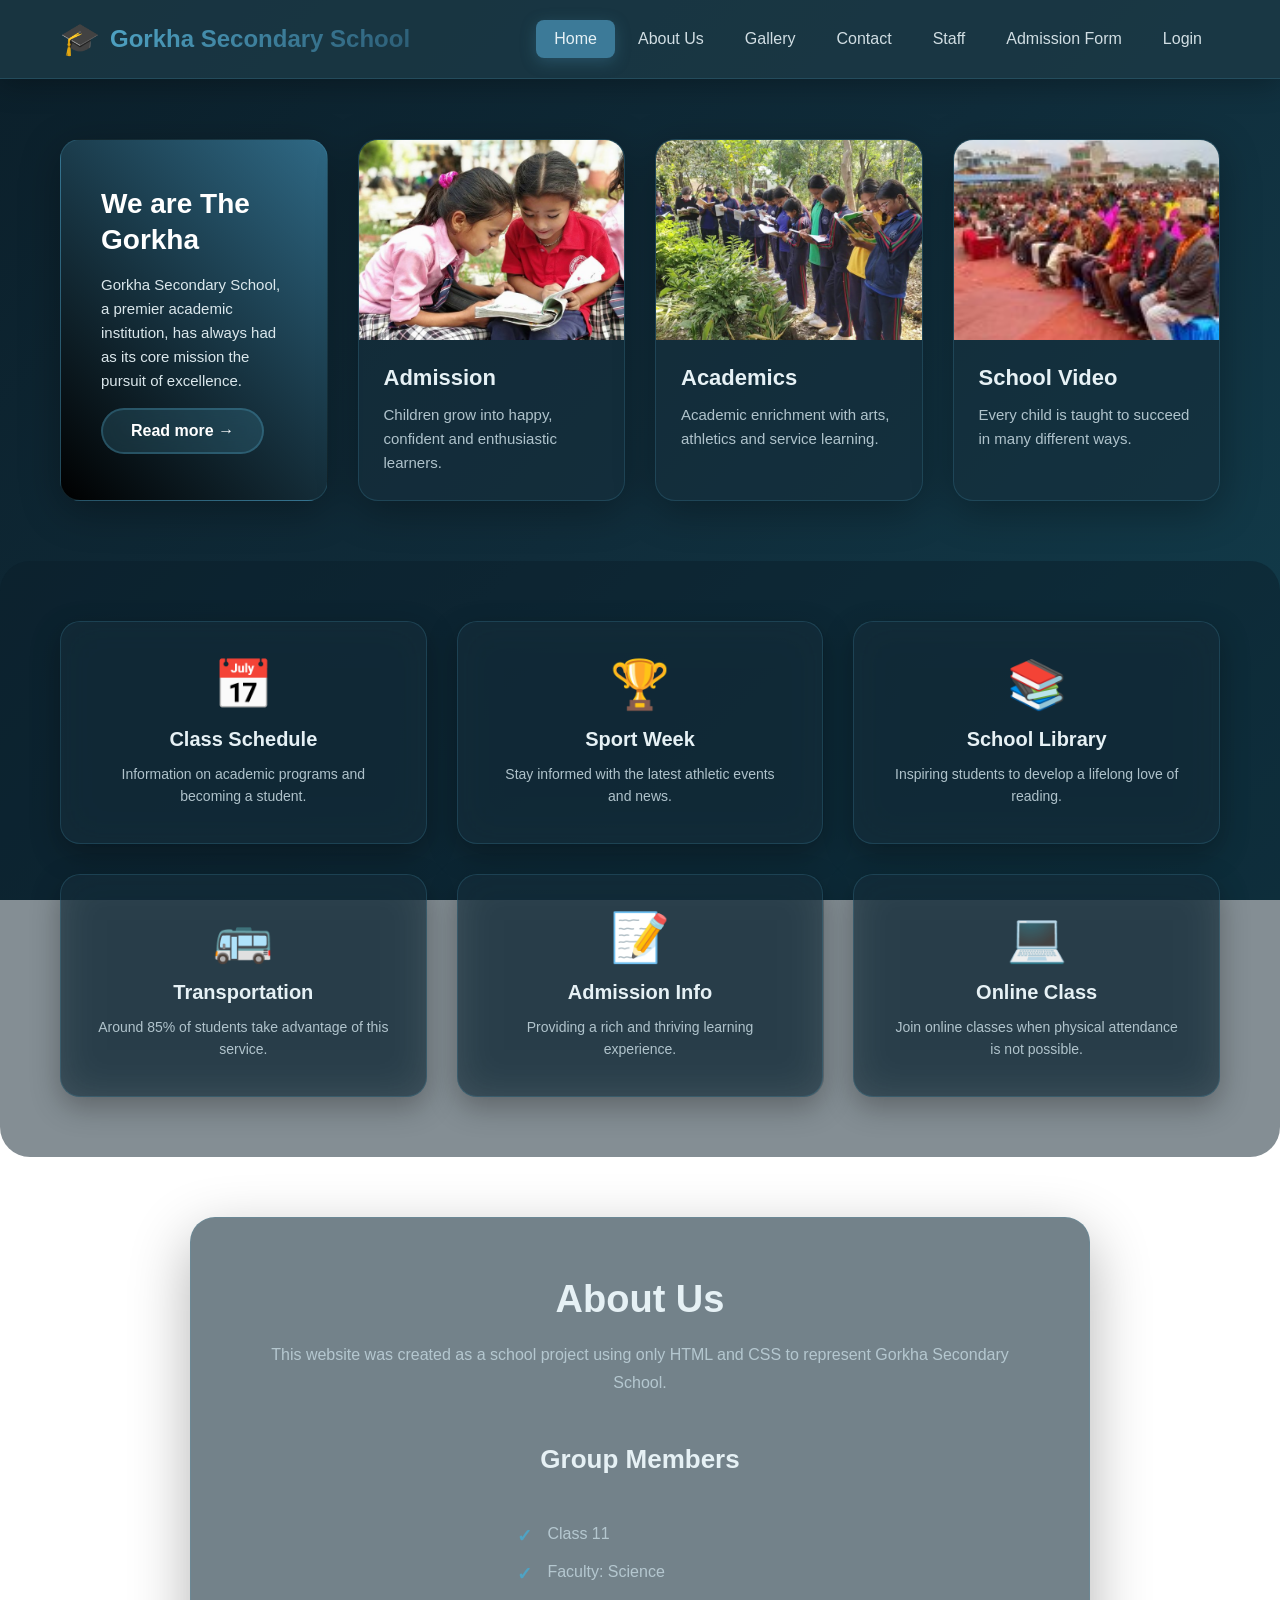
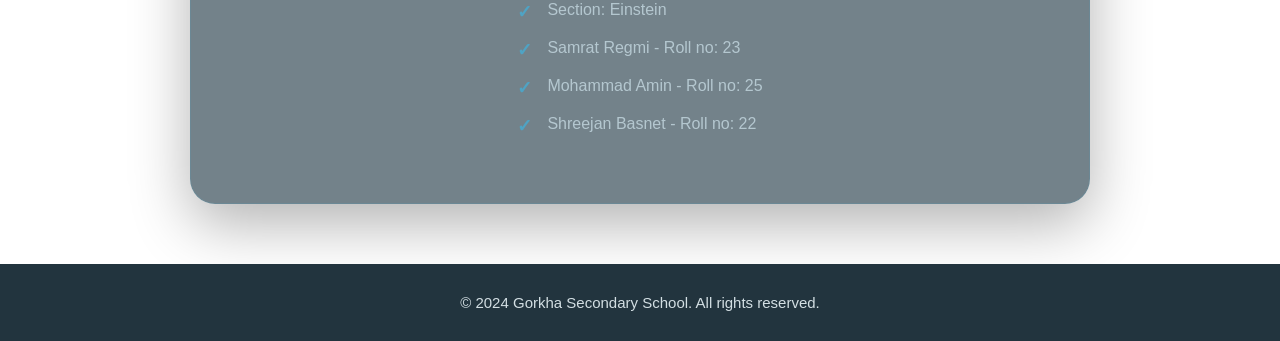
<file: index.html>
<!DOCTYPE html>
<html lang="en">
<head>
  <meta charset="UTF-8" />
  <meta name="viewport" content="width=device-width, initial-scale=1.0">
  <title>Gorkha Secondary School</title>
  <link rel="stylesheet" href="style.css">
</head>

<body>
  <div class="page">



    
    <header class="navbar">
      <div class="logo">
        <span class="logo-icon">🎓</span>
        <span class="logo-text">Gorkha Secondary School</span>
      </div>
      <nav>
        <a href="index.html" class="active">Home</a>
        <a href="#about">About Us</a>
        <a href="Gallery.html">Gallery</a>
        <a href="contact.html">Contact</a>
        <a href="staff.html">Staff</a>
        <a href="Form.html">Admission Form</a>
        <a href="Login.html">Login</a>
      </nav>
    </header>

    <section class="hero-grid">

      <div class="hero-card intro">
        <div class="card-content">
          <h2>We are The Gorkha</h2>
          <p>
            Gorkha Secondary School, a premier academic institution, has always had
            as its core mission the pursuit of excellence.
          </p>
          <a href="#" class="read-more">Read more →</a>
        </div>
      </div>

      <div class="hero-card image-card">
        <div class="image-wrapper">
          <img src="1.jpg" alt="">
          <div class="image-overlay"></div>
        </div>
        <div class="card-content">
          <h3>Admission</h3>
          <p>Children grow into happy, confident and enthusiastic learners.</p>
        </div>
      </div>

      <div class="hero-card image-card">
        <div class="image-wrapper">
          <img src="2.jpeg" alt="">
          <div class="image-overlay"></div>
        </div>
        <div class="card-content">
          <h3>Academics</h3>
          <p>Academic enrichment with arts, athletics and service learning.</p>
        </div>
      </div>

      <div class="hero-card image-card">
        <div class="image-wrapper">
          <img src="3.jpg" alt="">
          <div class="image-overlay"></div>
        </div>
        <div class="card-content">
          <h3>School Video</h3>
          <p>Every child is taught to succeed in many different ways.</p>
        </div>
      </div>

    </section>

    <section class="info-grid">

      <div class="info-box">
        <div class="info-icon">📅</div>
        <h4>Class Schedule</h4>
        <p>Information on academic programs and becoming a student.</p>
      </div>

      <div class="info-box">
        <div class="info-icon">🏆</div>
        <h4>Sport Week</h4>
        <p>Stay informed with the latest athletic events and news.</p>
      </div>

      <div class="info-box">
        <div class="info-icon">📚</div>
        <h4>School Library</h4>
        <p>Inspiring students to develop a lifelong love of reading.</p>
      </div>

      <div class="info-box">
        <div class="info-icon">🚌</div>
        <h4>Transportation</h4>
        <p>Around 85% of students take advantage of this service.</p>
      </div>

      <div class="info-box">
        <div class="info-icon">📝</div>
        <h4>Admission Info</h4>
        <p>Providing a rich and thriving learning experience.</p>
      </div>

      <div class="info-box">
        <div class="info-icon">💻</div>
        <h4>Online Class</h4>
        <p>Join online classes when physical attendance is not possible.</p>
      </div>

    </section>

    <section class="about-me" id="about">
      <div class="about-content">
        <h2>About Us</h2>
        <p>
          This website was created as a school project using only HTML and CSS
          to represent Gorkha Secondary School.
        </p>
        <br><br>
        <h3>Group Members</h3>
        <ul>
          <li>Class 11</li>
          <li>Faculty: Science</li>
          <li>Section: Einstein</li>
          <li>Samrat Regmi - Roll no: 23</li>
          <li>Mohammad Amin - Roll no: 25</li>
          <li>Shreejan Basnet - Roll no: 22</li>
        </ul>
      </div>
    </section>

    <footer class="footer">
      <div class="footer-content">
        <p>&copy; 2024 Gorkha Secondary School. All rights reserved.</p>
      </div>
    </footer>
  </div>
</body>
</html>
</file>
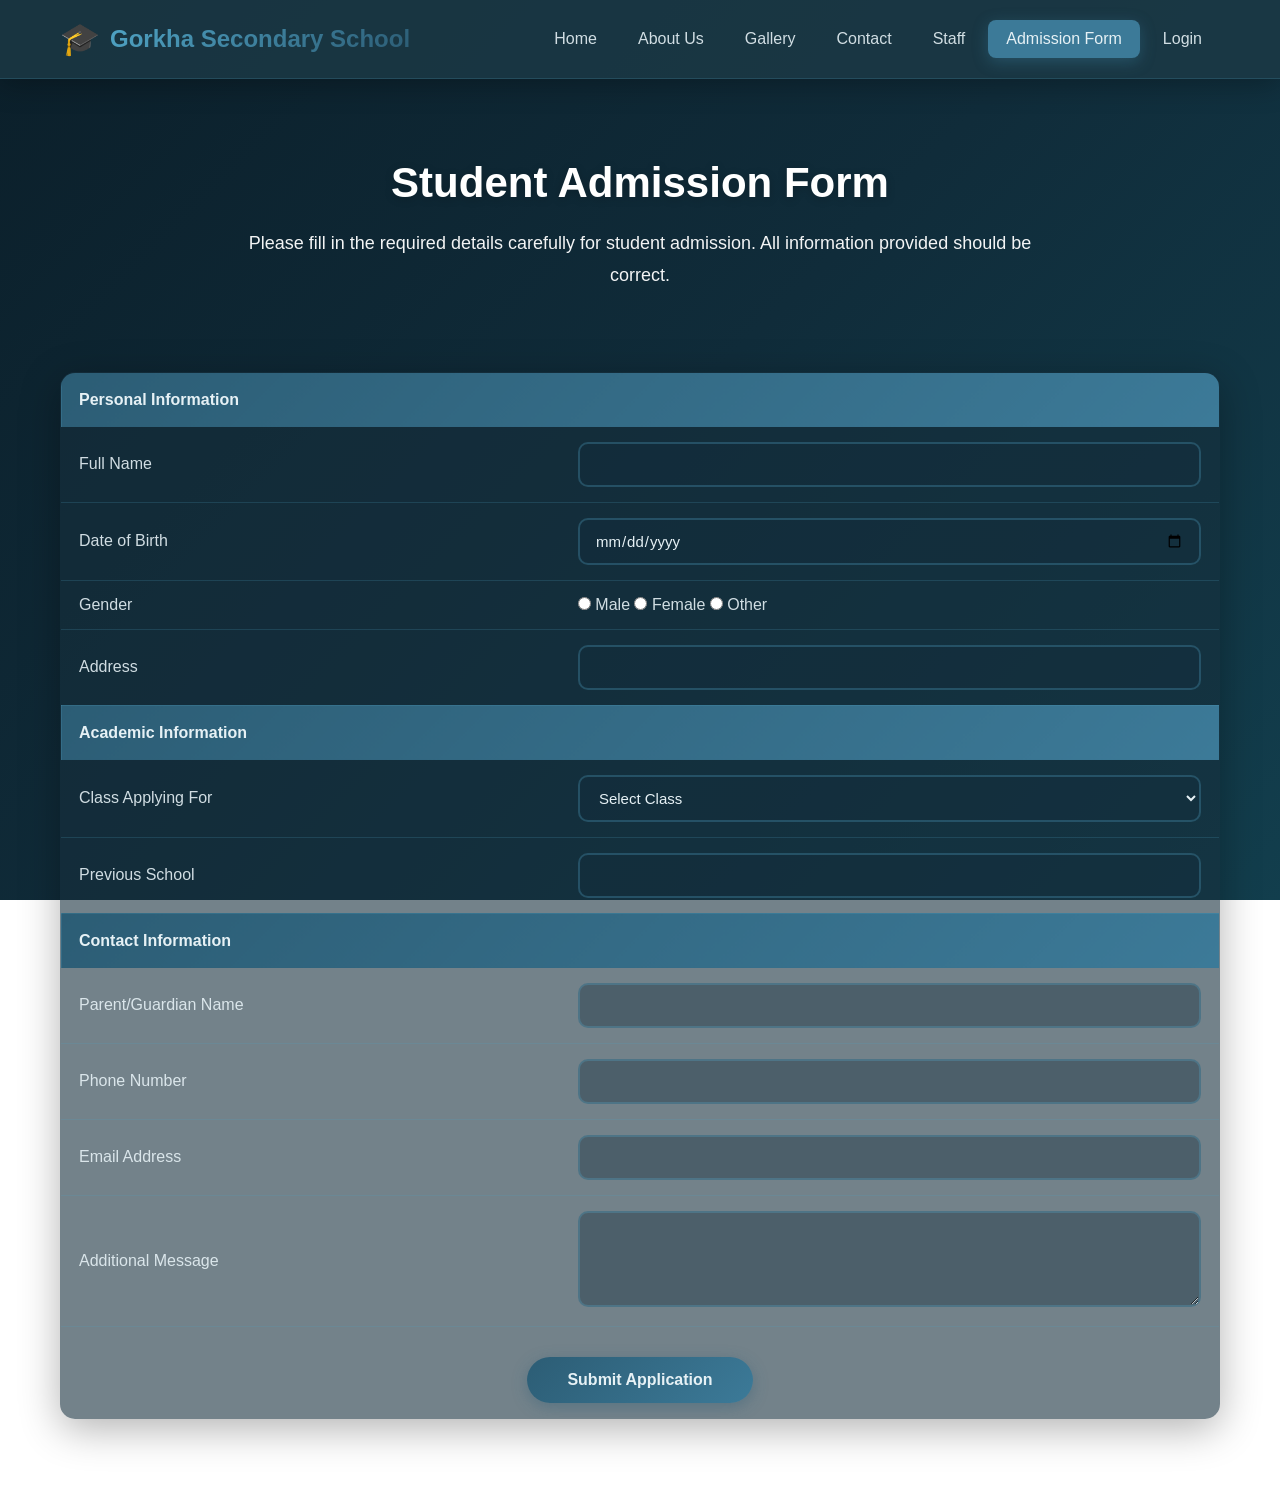
<file: Form.html>
<!DOCTYPE html>
<html lang="en">
<head>
  <meta charset="UTF-8">
  <meta name="viewport" content="width=device-width, initial-scale=1.0">
  <title>Admission Form | Gorkha Secondary School</title>
  <link rel="stylesheet" href="style.css">
</head>

<body>
  <div class="page">

    <header class="navbar">
      <div class="logo">
        <span class="logo-icon">🎓</span>
        <span class="logo-text">Gorkha Secondary School</span>
      </div>
      <nav>
        <a href="index.html">Home</a>
        <a href="index.html#about">About Us</a>
        <a href="Gallery.html">Gallery</a>
        <a href="contact.html">Contact</a>
        <a href="staff.html">Staff</a>
        <a href="Form.html" class="active">Admission Form</a>
        <a href="Login.html">Login</a>
      </nav>
    </header>

    <section class="gallery-header">
      <h2>Student Admission Form</h2>
      <p>
        Please fill in the required details carefully for student admission.
        All information provided should be correct.
      </p>
    </section>

    <section style="padding: 40px 60px 80px;">
      <form>

        <table border="0" width="100%" cellpadding="10" cellspacing="0">
          
          <tr>
            <th colspan="2">Personal Information</th>
          </tr>

          <tr>
            <td>Full Name</td>
            <td><input type="text" name="fullname" style="width:100%;"></td>
          </tr>

          <tr>
            <td>Date of Birth</td>
            <td><input type="date" name="dob" style="width:100%;"></td>
          </tr>

          <tr>
            <td>Gender</td>
            <td>
              <input type="radio" name="gender"> Male
              <input type="radio" name="gender"> Female
              <input type="radio" name="gender"> Other
            </td>
          </tr>

          <tr>
            <td>Address</td>
            <td><input type="text" name="address" style="width:100%;"></td>
          </tr>

          <tr>
            <th colspan="2">Academic Information</th>
          </tr>

          <tr>
            <td>Class Applying For</td>
            <td>
              <select style="width:100%;">
                <option>Select Class</option>
                <option>Nursery</option>
                <option>KG</option>
                <option>Class 1</option>
                <option>Class 2</option>
                <option>Class 3</option>
                <option>Class 4</option>
                <option>Class 5</option>
                <option>Class 6</option>
                <option>Class 7</option>
                <option>Class 8</option>
                <option>Class 9</option>
                <option>Class 10</option>
              </select>
            </td>
          </tr>

          <tr>
            <td>Previous School</td>
            <td><input type="text" style="width:100%;"></td>
          </tr>

          <tr>
            <th colspan="2">Contact Information</th>
          </tr>

          <tr>
            <td>Parent/Guardian Name</td>
            <td><input type="text" style="width:100%;"></td>
          </tr>

          <tr>
            <td>Phone Number</td>
            <td><input type="tel" style="width:100%;"></td>
          </tr>

          <tr>
            <td>Email Address</td>
            <td><input type="email" style="width:100%;"></td>
          </tr>

          <tr>
            <td>Additional Message</td>
            <td>
              <textarea rows="4" style="width:100%;"></textarea>
            </td>
          </tr>

          <tr>
            <td colspan="2" align="center">
              <button type="submit" style="padding:14px 40px; margin-top: 15px;">
                Submit Application
              </button>
            </td>
          </tr>

        </table>

      </form>
    </section>

  </div>
</body>
</html>
</file>
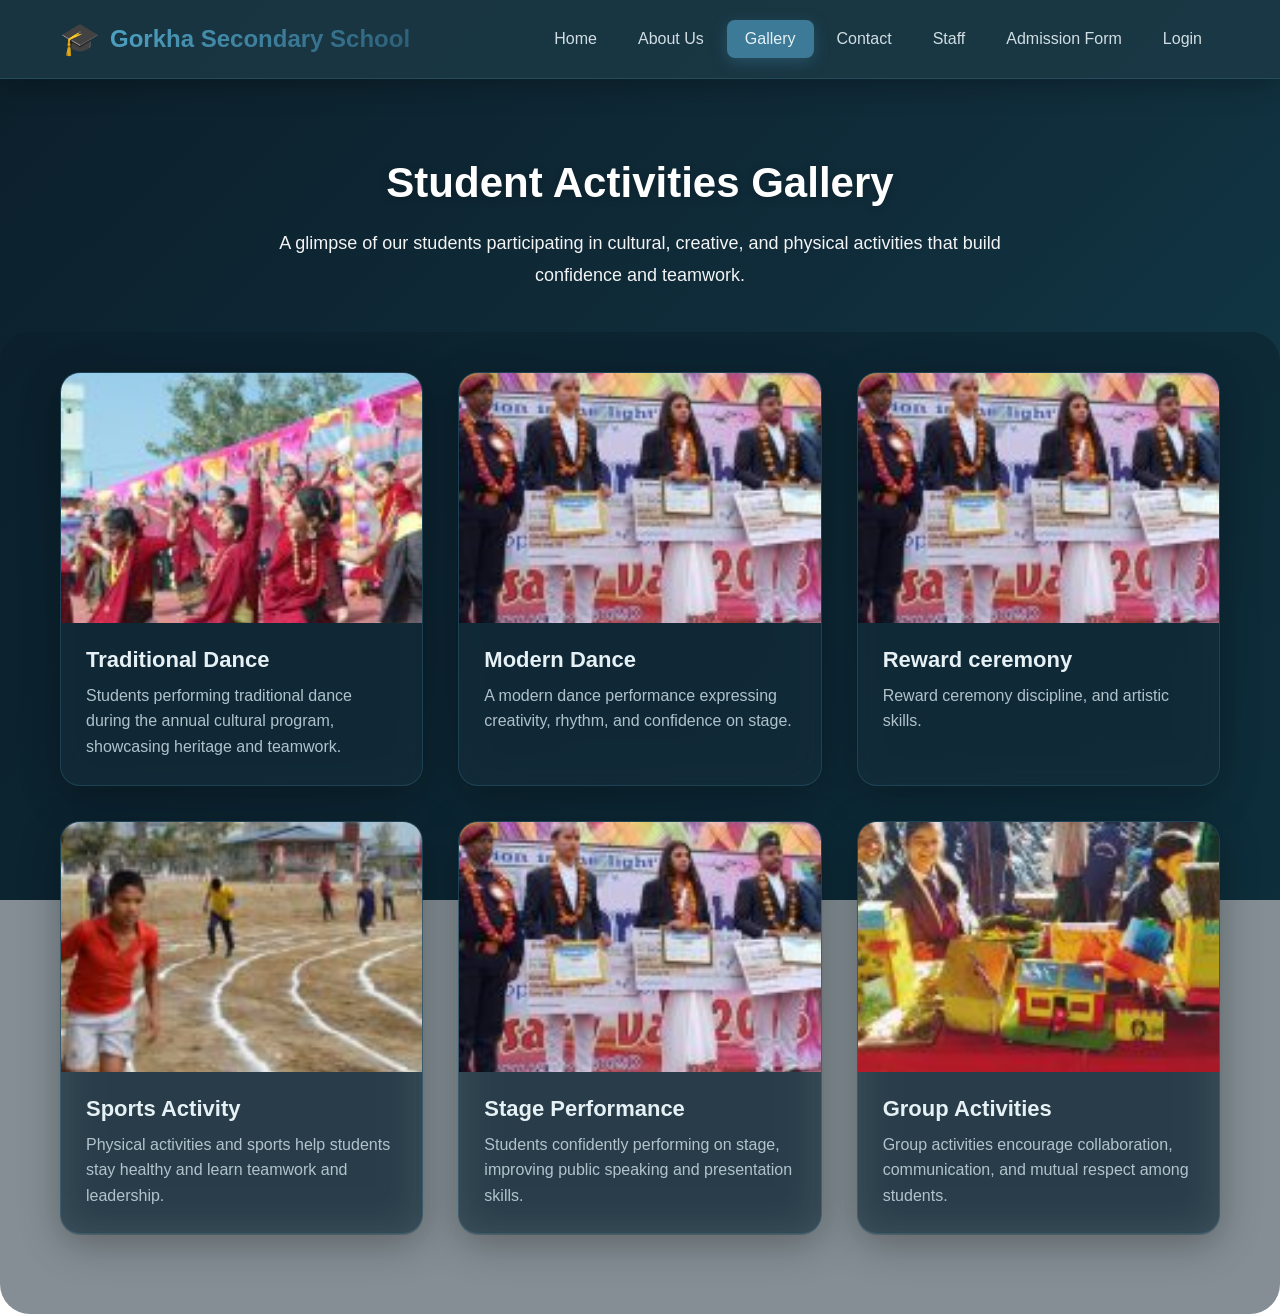
<file: Gallery.html>
<!DOCTYPE html>
<html lang="en">
<head>
  <meta charset="UTF-8">
  <meta name="viewport" content="width=device-width, initial-scale=1.0">
  <title>Gallery | Gorkha Secondary School</title>
  <link rel="stylesheet" href="style.css">
</head>

<body>
  <div class="page">

    <header class="navbar">
      <div class="logo">
        <span class="logo-icon">🎓</span>
        <span class="logo-text">Gorkha Secondary School</span>
      </div>
      <nav>
        <a href="index.html">Home</a>
        <a href="index.html#about">About Us</a>
        <a href="Gallery.html" class="active">Gallery</a>
        <a href="contact.html">Contact</a>
        <a href="staff.html">Staff</a>
        <a href="Form.html">Admission Form</a>
        <a href="Login.html">Login</a>
      </nav>
    </header>

    <section class="gallery-header">
      <h2>Student Activities Gallery</h2>
      <p>
        A glimpse of our students participating in cultural, creative,
        and physical activities that build confidence and teamwork.
      </p>
    </section>

    <section class="gallery-grid">

      <div class="gallery-card">
        <img src="4.jpg" alt="">
        <h3>Traditional Dance</h3>
        <p>
          Students performing traditional dance during the annual cultural
          program, showcasing heritage and teamwork.
        </p>
      </div>

      <div class="gallery-card">
        <img src="5.jpg" alt="">
        <h3>Modern Dance</h3>
        <p>
          A modern dance performance expressing creativity, rhythm,
          and confidence on stage.
        </p>
      </div>

      <div class="gallery-card">
        <img src="6.jpg" alt="">
        <h3>Reward ceremony</h3>
        <p>
          Reward ceremony
          discipline, and artistic skills.
        </p>
      </div>

      <div class="gallery-card">
        <img src="7.jpg" alt="">
        <h3>Sports Activity</h3>
        <p>
          Physical activities and sports help students stay healthy
          and learn teamwork and leadership.
        </p>
      </div>

      <div class="gallery-card">
        <img src="8.jpg" alt="">
        <h3>Stage Performance</h3>
        <p>
          Students confidently performing on stage, improving
          public speaking and presentation skills.
        </p>
      </div>

      <div class="gallery-card">
        <img src="9.jpg" alt="">
        <h3>Group Activities</h3>
        <p>
          Group activities encourage collaboration, communication,
          and mutual respect among students.
        </p>
      </div>

    </section>

  </div>
</body>
</html>
</file>
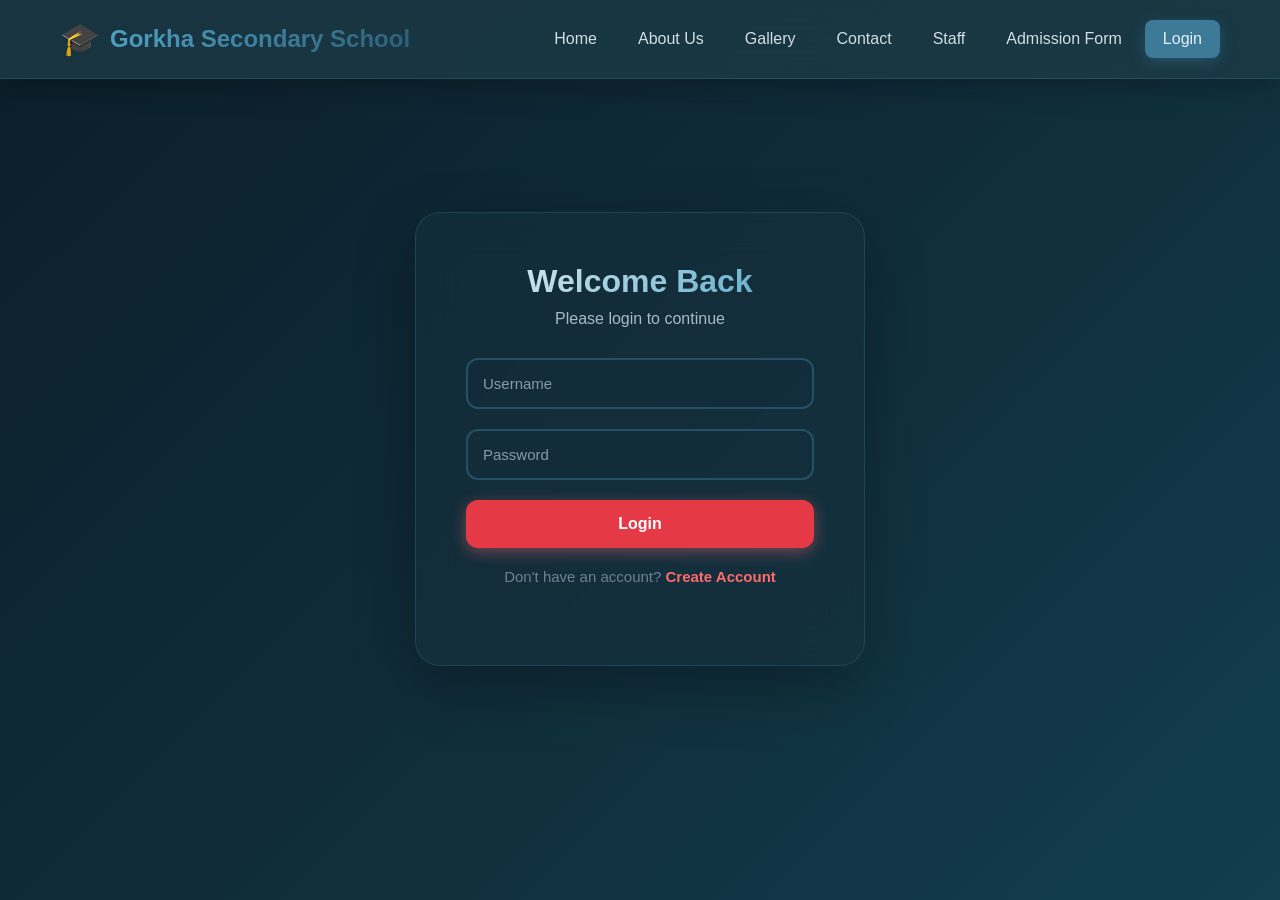
<file: Login.html>
<!DOCTYPE html>
<html lang="en">
<head>
  <meta charset="UTF-8">
  <meta name="viewport" content="width=device-width, initial-scale=1.0">
  <title>Login | Gorkha Secondary School</title>
  <link rel="stylesheet" href="style.css">
</head>

<body>
  <div class="page">

    <header class="navbar">
      <div class="logo">
        <span class="logo-icon">🎓</span>
        <span class="logo-text">Gorkha Secondary School</span>
      </div>
      <nav>
        <a href="index.html">Home</a>
        <a href="index.html#about">About Us</a>
        <a href="Gallery.html">Gallery</a>
        <a href="contact.html">Contact</a>
        <a href="staff.html">Staff</a>
        <a href="Form.html">Admission Form</a>
        <a href="Login.html" class="active">Login</a>
      </nav>
    </header>

    <section class="login-section">
      <div class="login-box">
        <h2>Welcome Back</h2>
        <p>Please login to continue</p>

        <form>
          <input type="text" placeholder="Username" required>
          <input type="password" placeholder="Password" required>

          <button type="submit">Login</button>
        </form>

        <p style="margin-top:20px; font-size:15px; color:#718096;">
          Don't have an account?
          <a href="register.html" style="#e63946; text-decoration:none; font-weight:600;">
            Create Account
          </a>
        </p>

      </div>
    </section>

  </div>
</body>
</html>
</file>
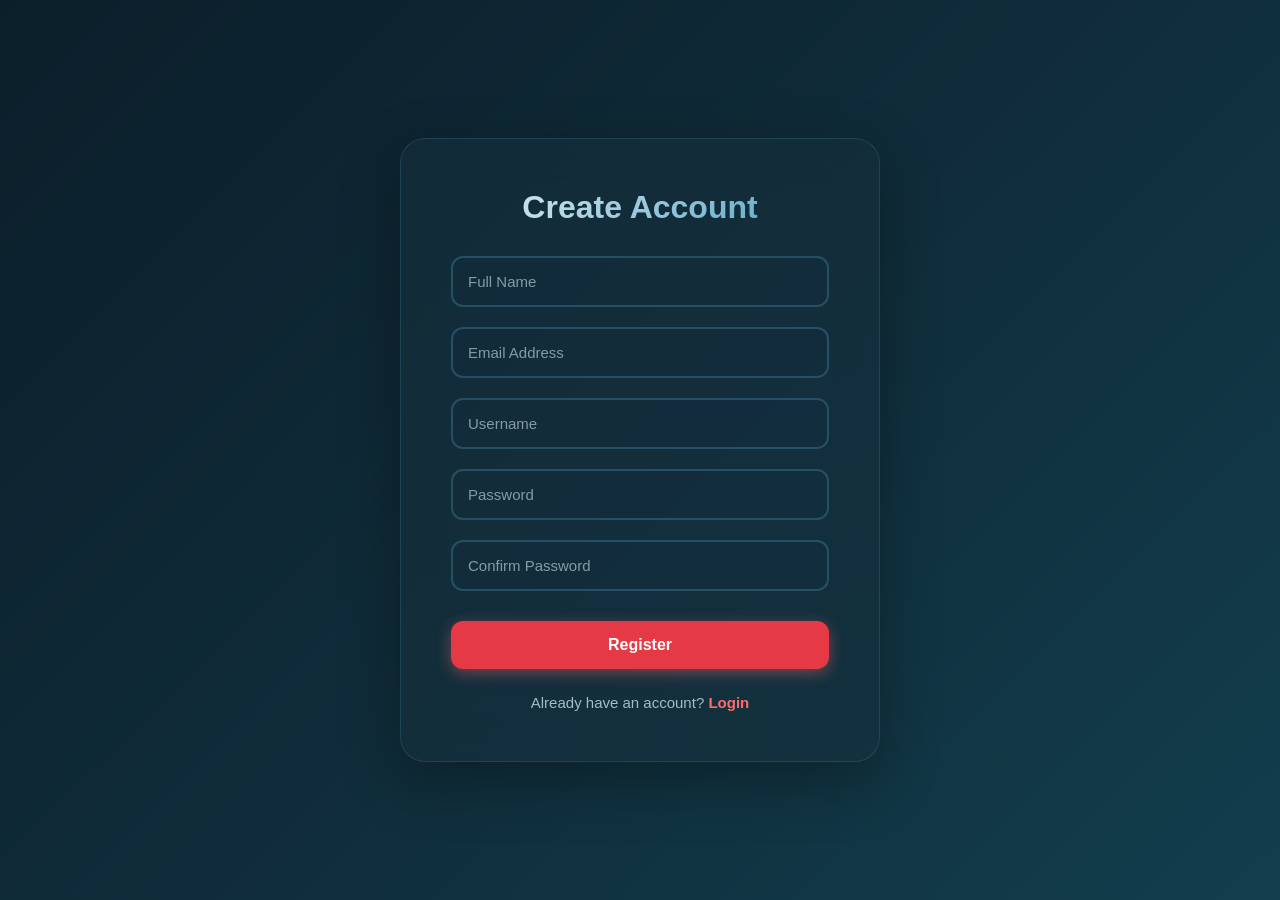
<file: register.html>
<!DOCTYPE html>
<html lang="en">
<head>
  <meta charset="UTF-8">
  <meta name="viewport" content="width=device-width, initial-scale=1.0">
  <title>Register | Gorkha Secondary School</title>
  <link rel="stylesheet" href="register.css">
</head>
<body>

<section class="register-section page">
  <div class="register-box">
    <h2>Create Account</h2>

    <form>
      <input type="text" placeholder="Full Name" required>
      <input type="email" placeholder="Email Address" required>
      <input type="text" placeholder="Username" required>
      <input type="password" placeholder="Password" required>
      <input type="password" placeholder="Confirm Password" required>

      <button type="submit">Register</button>

      <p class="back-login">
        Already have an account?
        <a href="Login.html">Login</a>
      </p>
    </form>
  </div>
</section>

</body>
</html>
</file>
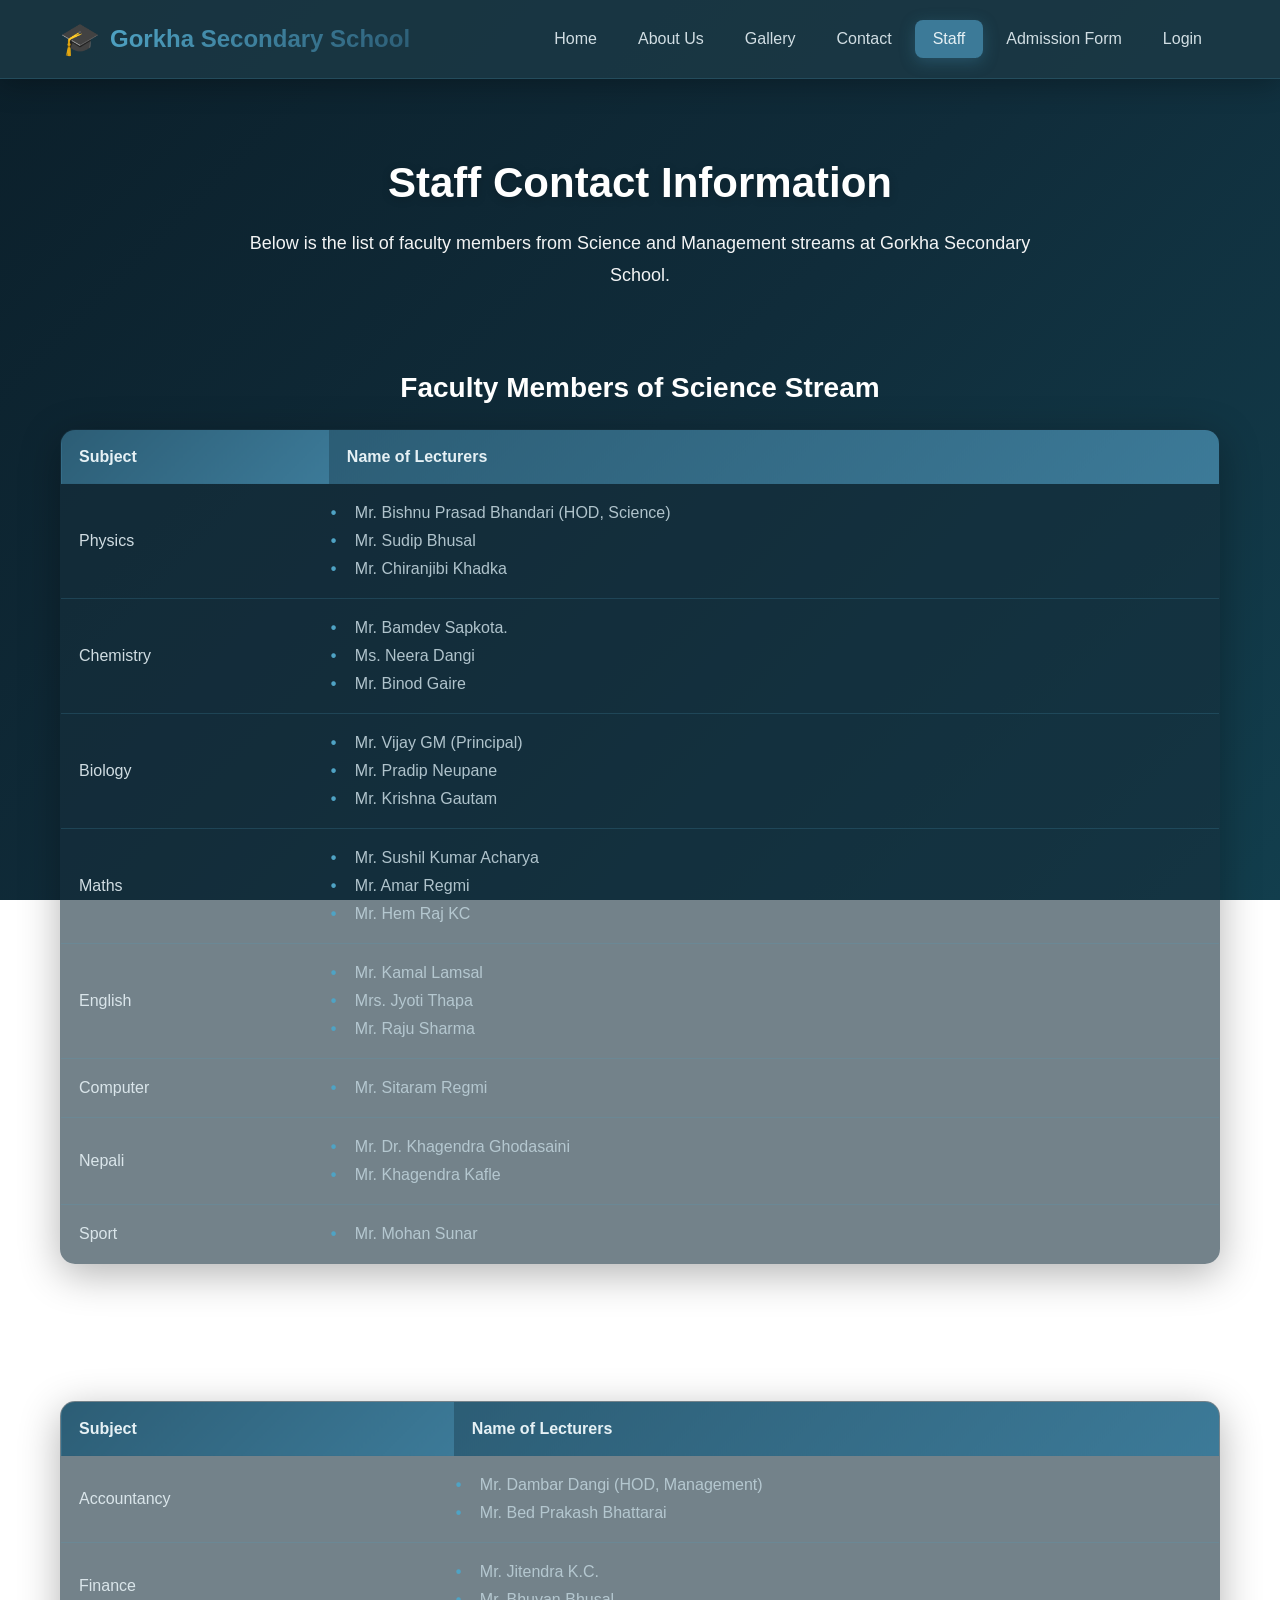
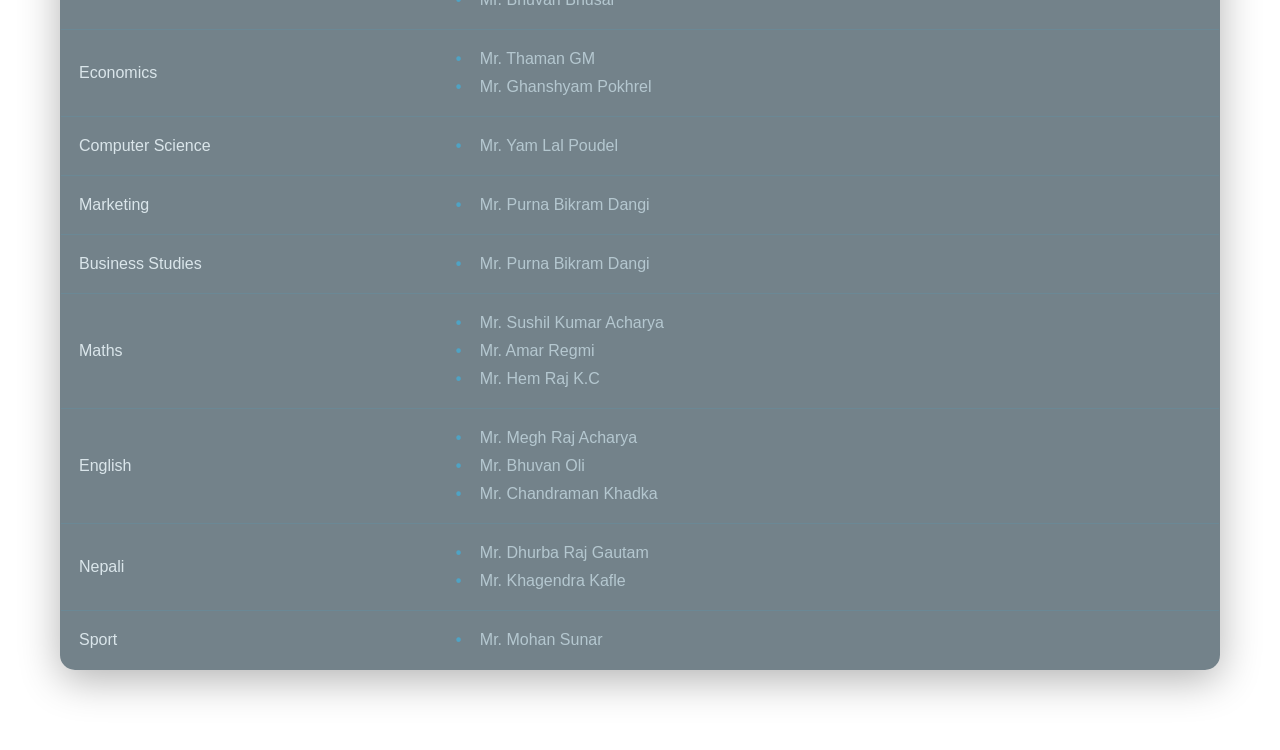
<file: staff.html>
<!DOCTYPE html>
<html lang="en">
<head>
  <meta charset="UTF-8">
  <meta name="viewport" content="width=device-width, initial-scale=1.0">
  <title>Staff | Gorkha Secondary School</title>
  <link rel="stylesheet" href="style.css">
</head>

<body>
  <div class="page">

    <header class="navbar">
      <div class="logo">
        <span class="logo-icon">🎓</span>
        <span class="logo-text">Gorkha Secondary School</span>
      </div>
      <nav>
        <a href="index.html">Home</a>
        <a href="index.html#about">About Us</a>
        <a href="Gallery.html">Gallery</a>
        <a href="contact.html">Contact</a>
        <a href="staff.html" class="active">Staff</a>
        <a href="Form.html">Admission Form</a>
        <a href="Login.html">Login</a>
      </nav>
    </header>

    <section class="gallery-header">
      <h2>Staff Contact Information</h2>
      <p>
        Below is the list of faculty members from Science and Management streams
        at Gorkha Secondary School.
      </p>
    </section>

    <section style="padding: 40px 60px;">
      <h3 style="color: white; font-size: 28px; margin-bottom: 25px; text-align: center;">Faculty Members of Science Stream</h3>

      <table border="0" width="100%" cellpadding="10" cellspacing="0">
        <tr>
          <th>Subject</th>
          <th>Name of Lecturers</th>
        </tr>

        <tr>
          <td>Physics</td>
          <td>
            <ul>
              <li>Mr. Bishnu Prasad Bhandari (HOD, Science)</li>
              <li>Mr. Sudip Bhusal</li>
              <li>Mr. Chiranjibi Khadka</li>
            </ul>
          </td>
        </tr>

        <tr>
          <td>Chemistry</td>
          <td>
            <ul>
              <li>Mr. Bamdev Sapkota.</li>
              <li>Ms. Neera Dangi</li>
              <li>Mr. Binod Gaire</li>
            </ul>
          </td>
        </tr>

        <tr>
          <td>Biology</td>
          <td>
            <ul>
              <li>Mr. Vijay GM (Principal)</li>
              <li>Mr. Pradip Neupane</li>
              <li>Mr. Krishna Gautam</li>
            </ul>
          </td>
        </tr>

        <tr>
          <td>Maths</td>
          <td>
            <ul>
              <li>Mr. Sushil Kumar Acharya</li>
              <li>Mr. Amar Regmi</li>
              <li>Mr. Hem Raj KC</li>
            </ul>
          </td>
        </tr>

        <tr>
          <td>English</td>
          <td>
            <ul>
              <li>Mr. Kamal Lamsal</li>
              <li>Mrs. Jyoti Thapa</li>
              <li>Mr. Raju Sharma</li>
            </ul>
          </td>
        </tr>

        <tr>
          <td>Computer</td>
          <td>
            <ul>
              <li>Mr. Sitaram Regmi</li>
            </ul>
          </td>
        </tr>

        <tr>
          <td>Nepali</td>
          <td>
            <ul>
              <li>Mr. Dr. Khagendra Ghodasaini</li>
              <li>Mr. Khagendra Kafle</li>
            </ul>
          </td>
        </tr>

        <tr>
          <td>Sport</td>
          <td>
            <ul>
              <li>Mr. Mohan Sunar</li>
            </ul>
          </td>
        </tr>
      </table>
    </section>

    <section style="padding: 40px 60px 80px;">
      <h3 style="color: white; font-size: 28px; margin-bottom: 25px; text-align: center;">Faculty Members of Management Stream</h3>

      <table border="0" width="100%" cellpadding="10" cellspacing="0">
        <tr>
          <th>Subject</th>
          <th>Name of Lecturers</th>
        </tr>

        <tr>
          <td>Accountancy</td>
          <td>
            <ul>
              <li>Mr. Dambar Dangi (HOD, Management)</li>
              <li>Mr. Bed Prakash Bhattarai</li>
            </ul>
          </td>
        </tr>

        <tr>
          <td>Finance</td>
          <td>
            <ul>
              <li>Mr. Jitendra K.C.</li>
              <li>Mr. Bhuvan Bhusal</li>
            </ul>
          </td>
        </tr>

        <tr>
          <td>Economics</td>
          <td>
            <ul>
              <li>Mr. Thaman GM</li>
              <li>Mr. Ghanshyam Pokhrel</li>
            </ul>
          </td>
        </tr>

        <tr>
          <td>Computer Science</td>
          <td>
            <ul>
              <li>Mr. Yam Lal Poudel</li>
            </ul>
          </td>
        </tr>

        <tr>
          <td>Marketing</td>
          <td>
            <ul>
              <li>Mr. Purna Bikram Dangi</li>
            </ul>
          </td>
        </tr>

        <tr>
          <td>Business Studies</td>
          <td>
            <ul>
              <li>Mr. Purna Bikram Dangi</li>
            </ul>
          </td>
        </tr>

        <tr>
          <td>Maths</td>
          <td>
            <ul>
              <li>Mr. Sushil Kumar Acharya</li>
              <li>Mr. Amar Regmi</li>
              <li>Mr. Hem Raj K.C</li>
            </ul>
          </td>
        </tr>

        <tr>
          <td>English</td>
          <td>
            <ul>
              <li>Mr. Megh Raj Acharya</li>
              <li>Mr. Bhuvan Oli</li>
              <li>Mr. Chandraman Khadka</li>
            </ul>
          </td>
        </tr>

        <tr>
          <td>Nepali</td>
          <td>
            <ul>
              <li>Mr. Dhurba Raj Gautam</li>
              <li>Mr. Khagendra Kafle</li>
            </ul>
          </td>
        </tr>

        <tr>
          <td>Sport</td>
          <td>
            <ul>
              <li>Mr. Mohan Sunar</li>
            </ul>
          </td>
        </tr>

      </table>
    </section>

  </div>
</body>
</html>
</file>
<file: style.css>
* {
  margin: 0;
  padding: 0;
  box-sizing: border-box;
  font-family: 'Segoe UI', Tahoma, Geneva, Verdana, sans-serif;
}

html {
  scroll-behavior: smooth;
}

body {
  background: linear-gradient(135deg, #0B1F2A 0%, #102C3A 50%, #123E4D 100%);
  background-attachment: fixed;
  color: #E6F1F5;
  min-height: 100vh;
}

.page {
  animation: pageFade 1s ease forwards;
}

@keyframes pageFade {
  from { 
    opacity: 0; 
    transform: translateY(20px); 
  }
  to { 
    opacity: 1; 
    transform: translateY(0); 
  }
}

@keyframes slideUp {
  from { 
    opacity: 0; 
    transform: translateY(50px); 
  }
  to { 
    opacity: 1; 
    transform: translateY(0); 
  }
}

@keyframes fadeIn {
  from { 
    opacity: 0; 
  }
  to { 
    opacity: 1; 
  }
}

@keyframes float {
  0%, 100% {
    transform: translateY(0px);
  }
  50% {
    transform: translateY(-10px);
  }
}

@keyframes pulse {
  0%, 100% {
    transform: scale(1);
  }
  50% {
    transform: scale(1.05);
  }
}

.navbar {
  display: flex;
  justify-content: space-between;
  align-items: center;
  padding: 20px 60px;
  background: rgba(28, 58, 70, 0.8);
  backdrop-filter: blur(20px);
  box-shadow: 0 4px 30px rgba(0, 0, 0, 0.3);
  border-bottom: 1px solid rgba(79, 163, 196, 0.2);
  position: sticky;
  top: 0;
  z-index: 1000;
  animation: slideDown 0.6s ease;
}

@keyframes slideDown {
  from {
    transform: translateY(-100%);
    opacity: 0;
  }
  to {
    transform: translateY(0);
    opacity: 1;
  }
}

.logo {
  display: flex;
  align-items: center;
  gap: 10px;
  font-size: 24px;
  font-weight: 700;
  color: white;
}

.logo-text {
  background: linear-gradient(135deg, #4FA3C4 0%, #2C5D75 100%);
  -webkit-background-clip: text;
  -webkit-text-fill-color: transparent;
  background-clip: text;
}

.logo-icon {
  font-size: 32px;
  animation: float 3s ease-in-out infinite;
}

.navbar nav {
  display: flex;
  gap: 5px;
}

.navbar nav a {
  padding: 10px 18px;
  text-decoration: none;
  color: rgba(230, 241, 245, 0.9);
  position: relative;
  border-radius: 8px;
  font-weight: 500;
  transition: all 0.3s ease;
}

.navbar nav a:hover {
  color: #E6F1F5;
  background: #3C7A98;
  transform: translateY(-2px);
}

.navbar nav a.active {
  color: #E6F1F5;
  background: #3C7A98;
  box-shadow: 0 4px 15px rgba(60, 122, 152, 0.4);
}

.hero-grid {
  display: grid;
  grid-template-columns: repeat(4, 1fr);
  gap: 30px;
  padding: 60px;
  max-width: 1400px;
  margin: 0 auto;
}
.hero-card {
  background: rgba(22, 47, 60, 0.6);
  backdrop-filter: blur(20px);
  border: 1px solid rgba(79, 163, 196, 0.2);
  border-radius: 20px;
  overflow: hidden;
  box-shadow: 0 10px 40px rgba(0, 0, 0, 0.3);
  animation: slideUp 0.8s ease both;
  transition: all 0.4s cubic-bezier(0.175, 0.885, 0.32, 1.275);
  position: relative;
}

.hero-card:nth-child(1) {
  animation-delay: 0.1s;
}

.hero-card:nth-child(2) {
  animation-delay: 0.2s;
}

.hero-card:nth-child(3) {
  animation-delay: 0.3s;
}

.hero-card:nth-child(4) {
  animation-delay: 0.4s;
}

.hero-card:hover {
  transform: translateY(-15px) scale(1.02);
  box-shadow: 0 20px 50px rgba(79, 163, 196, 0.3);
}

.hero-card.intro {
  background: linear-gradient(45deg, #000000, #2f6985)
;
  color: white;
  display: flex;
  align-items: center;
  justify-content: center;
  padding: 40px;
}

.hero-card.intro:hover {
  background: linear-gradient(45deg, #000000, #34a6dd);
}

.card-content {
  padding: 25px;
}

.hero-card.intro .card-content {
  padding: 0;
}

.hero-card h2 {
  font-size: 28px;
  margin-bottom: 15px;
  line-height: 1.3;
}

.hero-card h3 {
  font-size: 22px;
  margin-bottom: 12px;
  color: #E6F1F5;
  font-weight: 600;
}

.hero-card p {
  line-height: 1.6;
  color: rgba(230, 241, 245, 0.95);
  font-size: 15px;
}

.hero-card:not(.intro) p {
  color: rgba(184, 203, 212, 0.95);
}

.image-wrapper {
  position: relative;
  overflow: hidden;
  height: 200px;
}

.image-card img {
  width: 100%;
  height: 100%;
  object-fit: cover;
  transition: transform 0.6s ease;
}

.hero-card:hover .image-card img {
  transform: scale(1.1);
}

.image-overlay {
  position: absolute;
  top: 0;
  left: 0;
  right: 0;
  bottom: 0;
  background: linear-gradient(180deg, transparent 0%, rgba(44, 93, 117, 0.3) 100%);
  opacity: 0;
  transition: opacity 0.4s ease;
}

.hero-card:hover .image-overlay {
  opacity: 1;
}

.read-more {
  display: inline-block;
  margin-top: 15px;
  color: white;
  text-decoration: none;
  font-weight: 600;
  padding: 12px 28px;
  background: rgba(79, 163, 196, 0.2);
  border-radius: 25px;
  backdrop-filter: blur(10px);
  border: 2px solid rgba(79, 163, 196, 0.3);
  transition: all 0.3s ease;
}

.read-more:hover {
  background: rgba(79, 163, 196, 0.3);
  transform: translateX(5px);
  border-color: rgba(79, 163, 196, 0.5);
}

.info-grid {
  padding: 60px;
  display: grid;
  grid-template-columns: repeat(3, 1fr);
  gap: 30px;
  max-width: 1400px;
  margin: 0 auto;
  background: rgba(11, 31, 42, 0.5);
  backdrop-filter: blur(10px);
  border-radius: 30px;
}

.info-box {
  background: rgba(22, 47, 60, 0.6);
  backdrop-filter: blur(20px);
  border: 1px solid rgba(79, 163, 196, 0.2);
  border-radius: 20px;
  padding: 35px;
  text-align: center;
  animation: fadeIn 1s ease both;
  transition: all 0.4s cubic-bezier(0.175, 0.885, 0.32, 1.275);
  box-shadow: 0 10px 30px rgba(0, 0, 0, 0.3);
  position: relative;
  overflow: hidden;
}

.info-box::before {
  content: '';
  position: absolute;
  top: 0;
  left: -100%;
  width: 100%;
  height: 100%;
  background: linear-gradient(90deg, transparent, rgba(79, 163, 196, 0.15), transparent);
  transition: left 0.5s ease;
}

.info-box:hover::before {
  left: 100%;
}

.info-box:hover {
  transform: translateY(-10px) scale(1.03);
  box-shadow: 0 20px 40px rgba(79, 163, 196, 0.3);
}

.info-icon {
  font-size: 48px;
  margin-bottom: 15px;
  animation: pulse 2s ease-in-out infinite;
}

.info-box h4 {
  font-size: 20px;
  margin-bottom: 12px;
  color: #E6F1F5;
  font-weight: 600;
}

.info-box p {
  color: rgba(184, 203, 212, 0.95);
  line-height: 1.6;
  font-size: 14px;
}

.gallery-header,
.contact-header {
  padding: 80px 60px 40px;
  text-align: center;
  animation: fadeIn 1s ease both;
  color: white;
}

.gallery-header h2,
.contact-header h2 {
  font-size: 42px;
  margin-bottom: 20px;
  font-weight: 700;
  text-shadow: 0 2px 10px rgba(0, 0, 0, 0.2);
}

.gallery-header p,
.contact-header p {
  max-width: 800px;
  margin: auto;
  line-height: 1.8;
  font-size: 18px;
  opacity: 0.95;
}

.gallery-grid {
  padding: 40px 60px 80px;
  display: grid;
  grid-template-columns: repeat(3, 1fr);
  gap: 35px;
  max-width: 1400px;
  margin: 0 auto;
  background: rgba(11, 31, 42, 0.5);
  backdrop-filter: blur(10px);
  border-radius: 30px;
}

.gallery-card {
  background: rgba(22, 47, 60, 0.6);
  backdrop-filter: blur(20px);
  border: 1px solid rgba(79, 163, 196, 0.2);
  border-radius: 20px;
  overflow: hidden;
  box-shadow: 0 10px 40px rgba(0, 0, 0, 0.3);
  animation: slideUp 0.8s ease both;
  transition: all 0.4s cubic-bezier(0.175, 0.885, 0.32, 1.275);
}

.gallery-card:nth-child(1) { animation-delay: 0.1s; }
.gallery-card:nth-child(2) { animation-delay: 0.2s; }
.gallery-card:nth-child(3) { animation-delay: 0.3s; }
.gallery-card:nth-child(4) { animation-delay: 0.4s; }
.gallery-card:nth-child(5) { animation-delay: 0.5s; }
.gallery-card:nth-child(6) { animation-delay: 0.6s; }

.gallery-card:hover {
  transform: translateY(-15px) scale(1.02);
  box-shadow: 0 20px 50px rgba(79, 163, 196, 0.3);
}

.gallery-card img {
  width: 100%;
  height: 250px;
  object-fit: cover;
  transition: transform 0.6s ease;
}

.gallery-card:hover img {
  transform: scale(1.15);
}

.gallery-card h3 {
  padding: 20px 25px 10px;
  font-size: 22px;
  color: #E6F1F5;
  font-weight: 600;
}

.gallery-card p {
  padding: 0 25px 25px;
  color: rgba(184, 203, 212, 0.95);
  line-height: 1.6;
}

.contact-grid {
  padding: 40px 60px 80px;
  display: grid;
  grid-template-columns: repeat(3, 1fr);
  gap: 35px;
  max-width: 1400px;
  margin: 0 auto;
  background: rgba(11, 31, 42, 0.5);
  backdrop-filter: blur(10px);
  border-radius: 30px;
}

.contact-card {
  background: rgba(22, 47, 60, 0.6);
  backdrop-filter: blur(20px);
  border: 1px solid rgba(79, 163, 196, 0.2);
  border-radius: 20px;
  padding: 45px 35px;
  text-align: center;
  text-decoration: none;
  color: white;
  animation: slideUp 0.8s ease both;
  transition: all 0.4s cubic-bezier(0.175, 0.885, 0.32, 1.275);
  box-shadow: 0 10px 40px rgba(0, 0, 0, 0.3);
  position: relative;
  overflow: hidden;
}

.contact-card::before {
  content: '';
  position: absolute;
  top: 0;
  left: -100%;
  width: 100%;
  height: 100%;
  background: linear-gradient(90deg, transparent, rgba(79, 163, 196, 0.15), transparent);
  transition: left 0.5s ease;
}

.contact-card:hover::before {
  left: 100%;
}

.contact-card:nth-child(1) { animation-delay: 0.1s; }
.contact-card:nth-child(2) { animation-delay: 0.2s; }
.contact-card:nth-child(3) { animation-delay: 0.3s; }

.contact-card:hover {
  transform: translateY(-15px) scale(1.05);
  box-shadow: 0 20px 50px rgba(79, 163, 196, 0.3);
}

.contact-card img {
  width: 80px;
  height: 80px;
  margin-bottom: 20px;
  transition: transform 0.4s ease;
  filter: grayscale(100%) opacity(0.7);
}

.contact-card:hover img {
  transform: scale(1.2) rotate(5deg);
  filter: grayscale(0%) opacity(1);
}

.contact-card h3 {
  font-size: 24px;
  margin-bottom: 12px;
  color: #E6F1F5;
  font-weight: 600;
}

.contact-card p {
  color: rgba(184, 203, 212, 0.95);
  line-height: 1.6;
  font-size: 15px;
}

table {
  border-collapse: collapse;
  width: 100%;
  background: rgba(22, 47, 60, 0.6);
  backdrop-filter: blur(20px);
  border: 1px solid rgba(79, 163, 196, 0.2);
  border-radius: 15px;
  overflow: hidden;
  box-shadow: 0 10px 40px rgba(0, 0, 0, 0.3);
}

th {
  background: linear-gradient(135deg, #2C5D75 0%, #3C7A98 100%);
  color: #E6F1F5;
  text-align: left;
  padding: 18px;
  font-weight: 600;
  font-size: 16px;
}

td {
  padding: 15px 18px;
  border-bottom: 1px solid rgba(79, 163, 196, 0.2);
  color: rgba(230, 241, 245, 0.9);
}

tr:hover {
  background: rgba(60, 122, 152, 0.15);
}

td ul {
  list-style: none;
  padding: 0;
}

td ul li {
  padding: 5px 0;
  color: rgba(184, 203, 212, 0.95);
}

td ul li::before {
  content: "•";
  color: #4FA3C4;
  font-weight: bold;
  display: inline-block;
  width: 1em;
  margin-left: -1em;
  margin-right: 8px;
}

input,
select,
textarea {
  padding: 12px 15px;
  border: 2px solid rgba(79, 163, 196, 0.3);
  border-radius: 10px;
  font-size: 15px;
  transition: all 0.3s ease;
  font-family: inherit;
  background: rgba(22, 47, 60, 0.4);
  color: #E6F1F5;
}

input::placeholder,
textarea::placeholder {
  color: rgba(184, 203, 212, 0.7);
}

input:focus,
select:focus,
textarea:focus {
  outline: none;
  border-color: #4FA3C4;
  background: rgba(22, 47, 60, 0.6);
  box-shadow: 0 0 0 4px rgba(79, 163, 196, 0.2);
}

button[type="submit"] {
  padding: 14px 40px;
  background: linear-gradient(135deg, #2C5D75 0%, #3C7A98 100%);
  color: #E6F1F5;
  border: none;
  border-radius: 25px;
  cursor: pointer;
  font-size: 16px;
  font-weight: 600;
  transition: all 0.3s ease;
  box-shadow: 0 4px 15px rgba(44, 93, 117, 0.4);
}

button[type="submit"]:hover {
  transform: translateY(-3px);
  box-shadow: 0 8px 25px rgba(60, 122, 152, 0.5);
  background: linear-gradient(135deg, #3C7A98 0%, #4FA3C4 100%);
}

button[type="submit"]:active {
  transform: translateY(-1px);
}

.login-section {
  min-height: 80vh;
  display: flex;
  justify-content: center;
  align-items: center;
  padding: 60px 20px;
}

.login-box {
  max-width: 450px;
  width: 100%;
  padding: 50px;
  background: rgba(22, 47, 60, 0.6);
  backdrop-filter: blur(20px);
  border: 1px solid rgba(79, 163, 196, 0.2);
  border-radius: 25px;
  box-shadow: 0 20px 60px rgba(0, 0, 0, 0.3);
  text-align: center;
  animation: slideUp 1s ease both;
}

.login-box h2 {
  font-size: 32px;
  margin-bottom: 10px;
  background: linear-gradient(135deg, #E6F1F5 0%, #4FA3C4 100%);
  -webkit-background-clip: text;
  -webkit-text-fill-color: transparent;
  background-clip: text;
  font-weight: 700;
}

.login-box > p {
  color: rgba(184, 203, 212, 0.9);
  margin-bottom: 30px;
  font-size: 16px;
}

.login-box input {
  width: 100%;
  padding: 15px;
  margin-bottom: 20px;
  border: 2px solid rgba(79, 163, 196, 0.3);
  border-radius: 12px;
  font-size: 15px;
  transition: all 0.3s ease;
  background: rgba(22, 47, 60, 0.4);
  color: #E6F1F5;
}

.login-box input::placeholder {
  color: rgba(184, 203, 212, 0.7);
}

.login-box input:focus {
  outline: none;
  border-color: #ff6b6b;
  box-shadow: 0 0 0 4px rgba(255, 107, 107, 0.2);
  background: rgba(22, 47, 60, 0.6);
}

.login-box button {
  width: 100%;
  padding: 15px;
  background: #e63946;
  color: white;
  border: none;
  border-radius: 12px;
  cursor: pointer;
  font-size: 16px;
  font-weight: 600;
  transition: all 0.3s ease;
  box-shadow: 0 4px 15px rgba(255, 107, 107, 0.4);
}
   

.login-box button:hover {
  transform: translateY(-2px);
  box-shadow: 0 8px 25px rgba(255, 107, 107, 0.5);
  background: #d62839;
}

.login-box a {
  color: #ff6b6b;
  text-decoration: none;
  font-weight: 600;
  transition: color 0.3s ease;
}

.login-box a:hover {
  color: #ee5a6f;
}

.about-me {
  padding: 60px;
  max-width: 900px;
  margin: 60px auto;
  background: rgba(22, 47, 60, 0.6);
  backdrop-filter: blur(20px);
  border: 1px solid rgba(79, 163, 196, 0.2);
  border-radius: 25px;
  box-shadow: 0 20px 60px rgba(0, 0, 0, 0.3);
  animation: slideUp 1s ease both;
}

.staff-section {
  padding: 40px 60px;
  background: rgba(11, 31, 42, 0.5);
  backdrop-filter: blur(10px);
  border-radius: 30px;
  margin: 20px auto;
  max-width: 1400px;
}

.about-content {
  text-align: center;
}

.about-me h2 {
  font-size: 38px;
  margin-bottom: 20px;
  color: #E6F1F5;
  font-weight: 700;
}

.about-me h3 {
  font-size: 26px;
  margin-bottom: 20px;
  color: #E6F1F5;
  font-weight: 600;
}

.about-me p {
  line-height: 1.8;
  color: rgba(184, 203, 212, 0.95);
  font-size: 16px;
  margin-bottom: 10px;
}

.about-me ul {
  list-style: none;
  padding: 0;
  text-align: left;
  display: inline-block;
  margin-top: 20px;
}

.about-me ul li {
  padding: 10px 0;
  color: rgba(184, 203, 212, 0.95);
  font-size: 16px;
  position: relative;
  padding-left: 30px;
}

.about-me ul li::before {
  content: "✓";
  position: absolute;
  left: 0;
  color: #4FA3C4;
  font-weight: bold;
  font-size: 18px;
}

.footer {
  background: rgba(11, 31, 42, 0.9);
  color: #E6F1F5;
  padding: 30px 60px;
  text-align: center;
  backdrop-filter: blur(10px);
  margin-top: 60px;
}

.footer-content p {
  font-size: 15px;
  opacity: 0.9;
}

@media (max-width: 1000px) {
  .hero-grid,
  .gallery-grid,
  .contact-grid,
  .info-grid {
    grid-template-columns: 1fr 1fr;
  }
  
  .navbar {
    padding: 20px 40px;
  }
  
  .navbar nav {
    flex-wrap: wrap;
  }
}

@media (max-width: 600px) {
  .hero-grid,
  .gallery-grid,
  .contact-grid,
  .info-grid,
  .gallery-header,
  .contact-header,
  .about-me {
    padding: 30px;
    grid-template-columns: 1fr;
  }
  
  .navbar {
    flex-direction: column;
    padding: 20px;
    gap: 15px;
  }
  
  .navbar nav {
    flex-direction: column;
    width: 100%;
  }
  
  .navbar nav a {
    text-align: center;
  }
  
  .logo {
    font-size: 20px;
  }
  
  .gallery-header h2,
  .contact-header h2 {
    font-size: 32px;
  }
  
  .login-box {
    padding: 35px;
  }
}
</file>
<file: register.css>
* {
  margin: 0;
  padding: 0;
  box-sizing: border-box;
  font-family: 'Segoe UI', Tahoma, Geneva, Verdana, sans-serif;
}

body {
  background: linear-gradient(135deg, #0B1F2A 0%, #102C3A 50%, #123E4D 100%);
  background-attachment: fixed;
  min-height: 100vh;
}

.page {
  animation: pageFade 1s ease forwards;
}

@keyframes pageFade {
  from {
    opacity: 0;
    transform: translateY(20px);
  }
  to {
    opacity: 1;
    transform: translateY(0);
  }
}

.register-section {
  min-height: 100vh;
  display: flex;
  justify-content: center;
  align-items: center;
  padding: 60px 20px;
}

.register-box {
  width: 100%;
  max-width: 480px;
  padding: 50px;
  background: rgba(22, 47, 60, 0.6);
  backdrop-filter: blur(20px);
  border: 1px solid rgba(79, 163, 196, 0.2);
  border-radius: 25px;
  box-shadow: 0 20px 60px rgba(0, 0, 0, 0.3);
  text-align: center;
  animation: slideUp 0.9s ease both;
}

@keyframes slideUp {
  from {
    opacity: 0;
    transform: translateY(50px);
  }
  to {
    opacity: 1;
    transform: translateY(0);
  }
}

.register-box h2 {
  font-size: 32px;
  margin-bottom: 30px;
  background: linear-gradient(135deg, #E6F1F5 0%, #4FA3C4 100%);
  -webkit-background-clip: text;
  -webkit-text-fill-color: transparent;
  background-clip: text;
  font-weight: 700;
}

.register-box input {
  width: 100%;
  padding: 15px;
  margin-bottom: 20px;
  border: 2px solid rgba(79, 163, 196, 0.3);
  border-radius: 12px;
  font-size: 15px;
  transition: all 0.3s ease;
  background: rgba(22, 47, 60, 0.4);
  font-family: inherit;
  color: #E6F1F5;
}

.register-box input::placeholder {
  color: rgba(184, 203, 212, 0.7);
}

.register-box input:focus {
  outline: none;
  border-color: #ff6b6b;
  background: rgba(22, 47, 60, 0.6);
  box-shadow: 0 0 0 4px rgba(255, 107, 107, 0.2);
  transform: translateY(-2px);
}

.register-box button {
  width: 100%;
  padding: 15px;
  background: #e63946;
  color: white;
  border: none;
  border-radius: 12px;
  cursor: pointer;
  font-size: 16px;
  font-weight: 600;
  transition: all 0.3s ease;
  box-shadow: 0 4px 15px rgba(255, 107, 107, 0.4);
  margin-top: 10px;
}

.register-box button:hover {
  transform: translateY(-3px);
  box-shadow: 0 8px 25px rgba(255, 107, 107, 0.5);
  background: #d62839;
}

.register-box button:active {
  transform: translateY(-1px);
}

.back-login {
  margin-top: 25px;
  font-size: 15px;
  color: rgba(184, 203, 212, 0.9);
}

.back-login a {
  color: #ff6b6b;
  text-decoration: none;
  font-weight: 600;
  transition: color 0.3s ease;
}

.back-login a:hover {
  color: #ee5a6f;
}

@media (max-width: 600px) {
  .register-box {
    padding: 35px;
  }

  .register-box h2 {
    font-size: 26px;
  }
}
</file>
